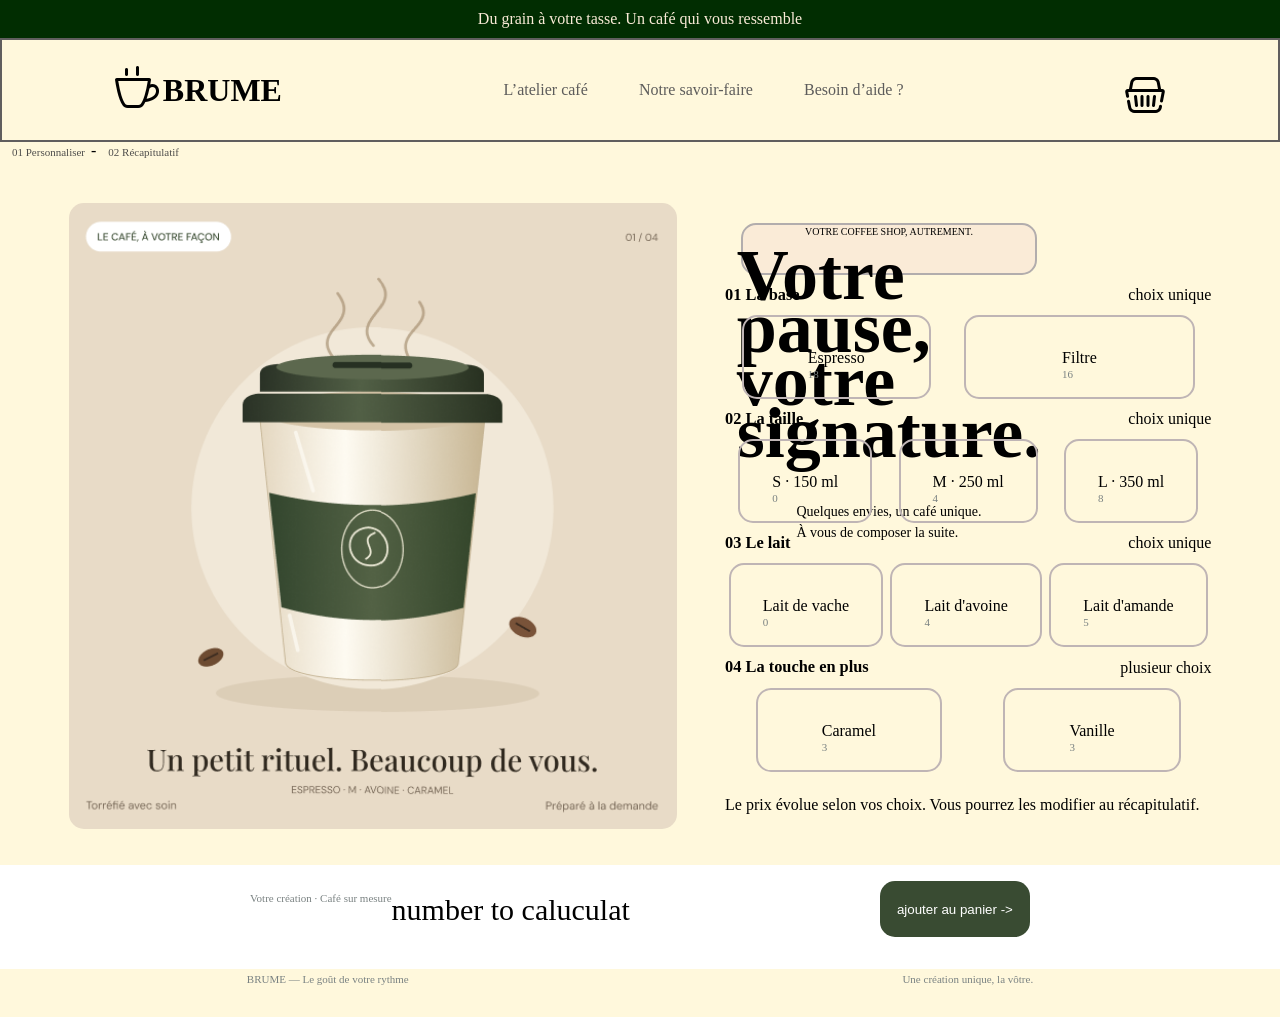
<file: index.html>
<!DOCTYPE html>
<html lang="en">

<head>
    <meta charset="UTF-8">
    <meta name="viewport" content="width=device-width, initial-scale=1.0">
    <title>Document</title>
    <link rel="stylesheet" href="style.css">
</head>

<body>
    <main>
        <div class="header">
            <p>
                Du grain à votre tasse. Un café qui vous ressemble
            </p>
        </div>
        <div class="first-section">
            <div class="logo">
                <div class="mug">
                    <img src="[data-uri]"
                        alt="coffee">
                </div>
                <div class="h1">
                    <h1>BRUME</h1>
                </div>
            </div>
            <nav class="navigation">
                <div>
                    <li><a href="#">L’atelier café</a></li>
                    <li><a href="#">Notre savoir-faire</a></li>
                    <li><a href="#">Besoin d’aide ?</a></li>
                </div>
            </nav>
            <div class="panie">
                <img src="[data-uri]"
                    alt="shopping-basket">
                <div>
                    <!-- conter -->
                </div>
            </div>
        </div>
        <section class="links">
            <div class="link">
                <div class="a">
                    <a href="#">01 Personnaliser</a>
                </div>
                <div class="a">
                    -
                </div>

                <div class="a">
                    <a href="#">02 Récapitulatif</a>
                </div>
            </div>
        </section>
        <section class="hero-section" id="hero">
            <div class="image">
                <img src="./assets/image.png" alt="coffee-image">
            </div>
            <div class="text-box">
                <div class="text">
                    <div class="paragraphe">
                        <p>
                            VOTRE COFFEE SHOP, AUTREMENT.
                        </p>
                    </div>
                    <div class="small-title">
                        <h2>
                            Votre pause,<br>
                            votre signature.
                        </h2>
                    </div>
                    <div class="p">
                        <p>
                            Quelques envies, un café unique.<br>
                            À vous de composer la suite.
                        </p>
                    </div>
                </div>
                <div class="choix-base">
                    <div class="option-title">
                        <div class="titer">
                            <h3>01 La base</h3>
                        </div>
                        <div class="discription">
                            <p>choix unique</p>
                        </div>
                    </div>
                    <div class="les-choix">
                        <div class="choises-typ">
                            <label>
                                <div class="choises" id="premier-chois">
                                    <input type="radio" name="base" value="expresso" checked>
                                    <span id="base-espresso-name">Espresso</span>
                                    <span class="small" id="base-espresso-price"> 18 dh</span>
                                </div>
                            </label>
                        </div>
                        <div class="choises-typ" id="premier-chois">
                            <label>
                                <div class="choises">
                                    <input type="radio" name="base" value="filtter">
                                    <span id="base-filtre-name">Filtre</span>
                                    <span class="small" id="base-filtre-price">16,00 DH</span>
                                </div>
                            </label>
                        </div>
                    </div>
                </div>
                <div class="choix-taille">
                    <div class="option-title">
                        <div class="titer">
                            <h3>02 La taille</h3>
                        </div>
                        <div class="discription">
                            <p>choix unique</p>
                        </div>
                    </div>
                    <div class="les-choix">
                        <div class="choises-typ">
                            <label>
                                <div class="choises" id="two-chois">
                                    <input type="radio" name="taille" value="small" checked>
                                    <span id="taille-s-name">S · 150 ml</span>
                                    <span class="small" id="taille-s-price">Inclus</span>
                                </div>
                            </label>
                        </div>
                        <div class="choises-typ">
                            <label>
                                <div class="choises" id="two-chois">
                                    <input type="radio" name="taille" value="medyom">
                                    <span id="taille-m-name">M · 250 m</span>
                                    <span class="small" id="taille-m-price">+ 4,00 DH</span>
                                </div>
                            </label>
                        </div>
                        <div class="choises-typ">
                            <label>
                                <div class="choises" id="two-chois">
                                    <input type="radio" name="taille" value="large">
                                    <span id="taille-l-name">L · 350 m</span>
                                    <span class="small" id="taille-l-price">+ 8,00 DH</span>
                                </div>
                            </label>
                        </div>
                    </div>
                </div>
                <div class="choix-milk">
                    <div class="option-title">
                        <div class="titer">
                            <h3>03 Le lait</h3>
                        </div>
                        <div class="discription">
                            <p>choix unique</p>
                        </div>
                    </div>
                    <div class="les-choix">
                        <div class="choises-typ">
                            <label>
                                <div class="choises" id="third-chois">
                                    <input type="radio" name="milk" value="Vache" checked>
                                    <span id="lait-vache-name">Vache</span>
                                    <span class="small" id="lait-vache-price">Inclus</span>
                                </div>
                            </label>
                        </div>
                        <div class="choises-typ">
                            <label>
                                <div class="choises" id="third-chois">
                                    <input type="radio" name="milk" value="Avoine">
                                    <span id="lait-avoine-name">Avoine</span>
                                    <span class="small" id="lait-avoine-price">+ 4,00 DH</span>
                                </div>
                            </label>
                        </div>
                        <div class="choises-typ">
                            <label>
                                <div class="choises" id="third-chois">
                                    <input type="radio" name="milk" value="Amande">
                                    <span id="lait-amande-name">Amande</span>
                                    <span class="small" id="lait-amande-price">+ 5,00 DH</span>
                                </div>
                            </label>
                        </div>
                    </div>
                </div>
                <div class="choix-plus">
                    <div class="option-title">
                        <div class="titer">
                            <h3>04 La touche en plus</h3>
                        </div>
                        <div class="discription">
                            <p> plusieur choix </p>
                        </div>
                    </div>
                    <div class="les-choix">
                        <div class="choises-typ">
                            <label>
                                <div class="choises" id="deux-chois">
                                    <input type="radio" name="plus" value="Caramel">
                                    <span id="supplements-caramel-name"> Caramel</span>
                                    <span class="small" id="supplements-caramel-price">+ 3,00 DH</span>
                                </div>
                            </label>
                        </div>
                        <div class="choises-typ">
                            <label>
                                <div class="choises" id="deux-chois">
                                    <input type="radio" name="plus" value="Vanille">
                                    <span id="supplements-vanille-name">Vanille</span>
                                    <span class="small" id="supplements-vanille-price">+ 3,00 DH</span>
                                </div>
                            </label>
                        </div>
                    </div>
                </div>
                <div class="information">
                    <p>Le prix évolue selon vos choix. Vous pourrez les modifier au récapitulatif.</p>
                </div>
            </div>
        </section>
        <section class="barre-d-action" id="barr">
            <div class="price-box">
                <div>
                    <small class="small">Votre création · Café sur mesure</small>
                </div>
                <div class="price">
                    <p id="total-calcule">number to caluculat</p>
                </div>
            </div>
            <div class="button">
                <button id="ajouter au panier">ajouter au panier -> </button>
            </div>
        </section>
        <section class="Bill-section hidden" id="ticket-id">
            <div>
                <div class="paragraphe">
                    <p>VOTRE CRÉATION EST PRÊTE</p>
                </div>
                <div class="small-title">
                    <h2>Votre moment café,<br>
                        exactement comme vous l’aimez.</h2>
                </div>
            </div>
            <div class="the-bille">
                <article class="image">
                    <img src="./assets/image.png" alt="coffee-image">
                    <div class="nome-et-modification">
                        <div class="selection">
                            <div>
                                <h3 class="h3">Votre café signature</h3>
                            </div>
                            <div>
                                <span class="small" id="commend">Espresso · M · Avoine · Caramel</span>
                            </div>
                        </div>
                        <div class="modification">
                            <a href="#">modifier</a>
                        </div>
                    </div>
                </article>
                <div class="tout-la-ticket">
                    <div>
                        <div class="boutton">
                            <button>✓ Sélection ajoutée</button>
                        </div>
                        <div class="bille-title">
                            <h3 class="h3">Votre récapitulatif</h3>
                        </div>
                    </div>
                    <div class="table">
                        <small class="small">
                            Une création personnalisée · Quantité : 1
                        </small>
                        <table>
                            <tbody>
                                <tr>
                                    <td class="small1" id="basse-name">Base · Espresso</td>
                                    <td class="small2" id="basse-price">18,00 DH</td>
                                </tr>
                                <tr>
                                    <td class="small1" id="taiille-name">Taille · M / 250 ml</td>
                                    <td class="small2" id="taiille-price">4,00 DH</td>
                                </tr>
                                <tr>
                                    <td class="small1" id="laiit-name">Lait · Avoine</td>
                                    <td class="small2" id="laiit-price">4,00 DH</td>
                                </tr>
                                <tr>
                                    <td class="small1" id="suppplements-name">Supplément · Caramel</td>
                                    <td class="small2" id="suppplements-price">3,00 DH</td>
                                </tr>
                            </tbody>
                        </table>
                        <div class="total">
                            <div class="price-box">
                            <span class="price" >total</span>
                            <span class="price" id="tiket-price">29,00 DH</span>
                            </div>
                            <div>
                            <small>Prix de cette sélection · aucun paiement effectué.</small>
                            </div>
                            <div>
                            <button>Créer un autre café →</button>
                            </div>
                            <div class="text-selectionement">
                                <small>✓ Votre sélection reste modifiable à tout moment.</small>
                            </div>
                        </div>
                    </div>
                </div>
            </div>
        </section>
        <footer class="footer">
            <div>
                <small class="small">
                    BRUME — Le goût de votre rythme
                </small>
            </div>
            <div>
                <small class="small">
                    Une création unique, la vôtre.
                </small>
            </div>
        </footer>
    </main>
</body>
<script src="./denamique.js"></script>

</html>
</file>
<file: style.css>
* {
    margin: 0%;
    padding: 0cap
}

@import url('https://fonts.googleapis.com/css2?family=Playfair+Display:wght@700;900&display=swap');
@media screen and (min-width:300px) {
    .header {
        display: none;
    }

    .navigation>div {
        display: none;
    }
    .wrong{
        outline: 3px solid red ;
    }

    .first-section {
        display: flex;
        flex-direction: row;
        justify-content: space-around;
        align-items: center;
        border: 3px solid rgb(123, 120, 120);
        height: 100px;
    }

    .logo {
        display: flex;
        flex-direction: row;
        /* border: 1px solid red; */
        /* width: 50%; */
        align-items: center;
    }

    .panie-section {
        display: flex;
        flex-direction: column;
        align-items: center;
        justify-content: center;
        background-color: #E8DBC7;
        /* height: 100vh; */
        gap: 20px;
    }

    .panier {
        background-color: #E8DBC7;
        border: 3px solid rgb(81, 81, 83);
        border-radius: 15px;
        margin: 1rem;
        width: 400px;
        display: flex;
        flex-direction: column;
        justify-content: space-around;
        align-items: center;
        gap: 10px;

    }

    .panie-button {
        /* background-color: brown; */
        width: 300px;
        height: 16vh;
        border-radius: 15px;

    }

    .panie-button>button {
        width: 90%;
        height: 80%;
        margin: 10px;
        color: #FFFFFF;
        border-radius: 15px;
        background-color: #394B32;
        border-color: #2c3a27;
    }

    .panie-box {
        background-color: #FFFFFF;
        width: 400px;
        height: 15vh;
        border-radius: 15px;
        display: flex;
        align-items: center;
        border-color: #DFD5C8;
    }

    .text {
        display: flex;
        width: 60%;
        justify-content: space-evenly;
        align-items: center;
        border: 2px solid rgb(178, 173, 173);
        background-color: antiquewhite;
        height: 3rem;
        margin-left: 1rem;
        border-radius: 15px;
        /* align-items: center; */
    }

    .text>span {
        margin-top: 10px;
        display: flex;
        justify-content: center;
        align-items: center;
    }

    .produit-image {
        border: 1px solid red;
        width: 50px;
        /* margin: 5px; */
        border-radius: 15px;
    }

    .produit-image>img {
        width: 100%;
        height: 100%;
        border-radius: 15px;
    }

    .hide {
        display: none !important;
    }

    .button-plus {
        width: 1.5rem;
        height: 1.5rem;
        margin-left: 6px;
        border-radius: 30px;
    }

    .button-moin {
        width: 1.5rem;
        height: 1.5rem;
        border-radius: 30px;
    }

    .conter {
        width: 1.5rem;
        height: 1.5rem;
        background-color: cornsilk;
        margin-left: 6px;
        margin-right: 6px;
        border-radius: 30px;
        border: 2px solid green
    }

    .conter>span {
        /* border: 1px solid red; */
        margin: 6px;
    }

    .cafe {
        font-size: 13px;
        color: #2c3a27;
        border: 2px solid #FFFFFF;
        margin-bottom: 8px;

    }

    .total-box {
        display: flex;
        background-color: #fff;
        height: 3rem;
        align-items: center;
        justify-content: space-evenly;
        width: 80%;
    }

    .total {
        font-family: Arial, Helvetica, sans-serif;
        font-weight: 500;
        font-style: Medium;
        font-size: 30px;
        line-height: 145%;
        letter-spacing: 0%;
    }


    /* **********************section de paiement************************* */
    .information-paiement {
        display: flex;
        flex-direction: column;

        margin: 8px;
        gap: 1rem;
        width: 400px;
        border: 1px solid #394B32;
    }

    .title {
        display: flex;
        flex-direction: row;
        justify-content: space-evenly;
        align-items: center;
    }

    .nomination {
        display: flex;
        margin-top: 10px;
        justify-content: space-around;
        align-items: center;
        /* border-bottom: 1px solid rgb(53, 53, 157); */
        margin-left: 5px;
    }

    .prenom>input {
        width: 150px;
        margin: 5px;
    }

    .nome>input {
        width: 150px;
        margin: 5px;
    }

    .email {
        display: flex;
        flex-direction: column;
        margin-left: 5px;
    }

    .email>input {
        width: 200px;
        margin: 5px;
    }

    .adrres {
        display: flex;
        flex-direction: column;
        margin-left: 5px;
    }

    .adrres>input {
        width: 200px;
        margin: 5px;
    }

    .code-ville {
        display: flex;
        flex-direction: row;
        justify-content: space-around;
        align-items: center;
        margin-left: 5px;
    }

    .code-postal>input {
        width: 150px;
        margin: 5px;
    }

    .ville>input {
        width: 150px;
        margin: 5px;
    }

    .small-title {
        margin: 10px;
    }

    .cart-number {
        display: flex;
        flex-direction: column;
        margin-left: 5px;

    }

    .cart-number>input {
        width: 250px;
        margin: 5px;
    }

    .date-code {
        display: flex;
        justify-content: space-around;
        margin-left: 5px;
        align-items: center;
    }

    .date-expiration>input {
        width: 150px;
        margin: 5px;
    }

    .cart-code>input {
        width: 150px;
        margin: 5px;
    }

    .button-submit {
        /* border: 1px solid red; */
        margin: 2rem;
        height: 10vh;
    }

    .button-submit>button {
        width: 100%;
        height: 100%;
        background-color: rgb(37, 113, 205);
        border: 0;
        border-radius: 15px;
        color: #E8DBC7;
        font-size: x-large;

    }

    /* $$$$$$$$$$$$$$$$$ search section  $$$$$$$$$$$$$$ */
    .search-box {
        display: flex;
        flex-direction: column;
        gap: 5px;
        margin-top: 1rem;
        padding-left: 5px;
    }

    .search-box>input {
        font-size: large;
        margin: 0 1rem;
    }

    .label-search {
        font-size: x-large;
    }

    .product-cart {
        display: flex;
        flex-direction: column;
        gap: 0.25rem;
        margin: 10px 15px;
        justify-content: center;
        border: 3px solid black;
    }

    .cart {
        border: 3px solid rgb(2, 2, 2);
        padding: .5rem;
        font-size: x-large;
        display: flex;
        justify-content: space-evenly;
        align-items: center;
        margin: 1rem;
        border-radius: 15px;
    }

    .recherche-section {
        display: flex;
        flex-direction: column;
        align-items: center;
    }

    .button {
        width: 3rem;
        height: 1.5rem;
    }

    .sortir {
        width: 200px;
        height: 3rem;
        border: 3px solid red;
        /* margin-left: 20%; */

    }




.hidden {
    display: none !important;
}


@media screen and (min-width:375px) {
    .header {
        display: none;
    }

    .navigation>div {
        display: none;
    }

    .first-section {
        display: flex;
        flex-direction: row;
        justify-content: space-around;
        align-items: center;
        border: 3px solid rgb(123, 120, 120);
        height: 100px;
    }

    .logo {
        display: flex;
        flex-direction: row;
        /* border: 1px solid red; */
        /* width: 50%; */
        align-items: center;
    }

    .hero-section {
        display: flex;
        flex-direction: column;
        gap: 12px;
        align-items: center;
        background-color: cornsilk;
        padding-bottom: 2rem;
    }

    .image>img {
        margin-top: 10px;
        width: 300px;
        border-radius: 15px;
    }

    .link {
        display: flex;
        flex-direction: row;

    }

    .links {
        background-color: cornsilk;
    }

    .text-box {
        width: 370px;
    }

    .a>a {
        text-decoration: none;
        color: rgb(79, 78, 76);
        padding-left: 6px;
        font-weight: 500;
        font-style: Medium;
        font-size: 11px;
        line-height: 145%;
        letter-spacing: 0%;

    }

    .a {
        padding-left: 6px;
    }

    .text {
        display: flex;
        flex-direction: column;
        margin-top: 10px;
    }

    .paragraphe {
        font-weight: 500;
        font-style: Medium;
        font-size: 10px;
        line-height: 145%;
        letter-spacing: 0%;
    }

    .small-title {
        margin-top: 10px;
        font-weight: 300;
        /* font-style:; */
        font-size: 20px;
        line-height: 150.1%;
        letter-spacing: 0%;
    }

    .p {
        margin-top: 2rem;
        font-weight: 400;
        font-size: 14px;
        line-height: 145%;
        letter-spacing: 0%;
    }

    .option-title {
        display: flex;
        flex-direction: row;
        justify-content: space-between;
        align-items: center;
    }

    .titer {
        font-family: Cambria, Cochin, Georgia, Times, 'Times New Roman', serif;
        font-weight: 700;
        font-style: Bold;
        font-size: 14px;
        line-height: 145%;
        letter-spacing: 0%;
        margin: 10px 0;
    }

    .les-choix {
        display: flex;
        flex-direction: row;
        justify-content: space-around;
        height: fit-content;
    }

    .choises-typ {
        border: 2px solid rgb(191, 181, 181);
        border-radius: 15px;
    }

    .choises {
        height: 1rem;
        padding: 1.5rem;
        display: flex;
        flex-direction: column;

    }

    /* #deux-chois{
    padding-left: 4rem;
    padding-right: 4rem; */

    input[type="radio"] {
        appearance: none;
    }

    .information {
        margin-top: 1.5rem;

    }

    .barre-d-action {
        display: flex;
        flex-direction: row;
        justify-content: space-evenly;
        align-items: center;
        margin-top: 1rem;
        margin-bottom: 2rem;
    }

    .price-box {
        display: flex;
        flex-direction: column;
        /* border: 1px solid red; */

    }

    .price {
        font-weight: 500;
        font-style: Medium;
        font-size: 30px;
        line-height: 145%;
        letter-spacing: 0%;
    }

    .small {
        color: rgb(122, 130, 130);
        font-weight: 400;
        font-size: 11px;
        line-height: 145%;
        letter-spacing: 0%;
    }

    .button {
        /* border: 1px solid red; */
        width: 150px;
        height: 56px;
    }

    .button>button {
        width: 100%;
        height: 100%;
        background-color: #394B32;
        border: 0;
        color: #fff;
        border-radius: 15px;
    }

    .footer {
        display: flex;
        justify-content: space-around;
        height: 3rem;
        background-color: cornsilk;
    }

    .Bill-section {
        background-color: cornsilk;
        display: flex;
        flex-direction: column;

        padding: 1rem;
    }

    .nome-et-modification {
        display: flex;
        flex-direction: row;
        justify-content: space-between;
        margin-top: 1rem;
        align-items: center;
    }

    .h3 {
        font-family: Cambria, Cochin, Georgia, Times, 'Times New Roman', serif;
        font-weight: 500;
        font-style: Medium;
        font-size: 25px;
        line-height: 145%;
        letter-spacing: 0%;
    }

    .modification>a {
        /* text-decoration: none; */
        color: #394B32;
    }

    table {

        width: 300px;
        height: 40vh;
        /* border: 6px solid red; */
    }


    .tout-la-ticket {
        background-color: #fff;
        border-radius: 15px;
        height: 80vh;
        width: 350px;

    }

    .boutton {
        margin-left: 2rem;
        margin-top: 2rem;

    }

    .boutto>button {
        color: #394B32;
        background-color: #E9EEDC;
        padding-left: 0;
    }

    .table {
        width: 200px;
        height: 100vh;
    }

    .small1 {
        color: rgb(122, 130, 130);
        font-weight: 400;
        font-size: 11px;
        line-height: 145%;
        letter-spacing: 0%;
        text-align: left;

    }

    .small2 {
        color: rgb(122, 130, 130);
        font-weight: 400;
        font-size: 11px;
        line-height: 145%;
        letter-spacing: 0%;
        text-align: right;

    }

}

@media screen and (min-width:768px) {
    .header {
        display: flex;
        flex-direction: row;
        justify-content: center;
        background-color: rgb(1, 45, 1);
        color: antiquewhite;
        padding: 10px;
    }

    .first-section {
        border: 2px solid rgb(96, 94, 94);

    }

    .logo {
        display: flex;
        flex-direction: row;
        justify-content: flex-start;
        align-items: center;
        /* margin-left: 2rem; */
    }

    .first-section {
        display: flex;
        flex-direction: row;
        justify-content: space-around;
        background-color: cornsilk;
        display: flex;
        flex-direction: row;
        justify-content: space-around;

    }

    .navigation>div>li>a {
        text-decoration: none;
        color: rgb(93, 92, 91);
    }

    .navigation>div {
        display: flex;
        flex-direction: row;
        justify-content: space-between;
        width: 400px;
        align-items: center;
        /* border:1px solid red; */
        height: 100px;
        list-style: none;
    }

    .h1 {
        font-family: 'Playfair Display', serif;
        font-weight: 900;
        margin: 4px;
    }

    .panie {
        /* border: 3px solid red; */
        padding-top: 13px;
    }

    .hero-section {
        background-color: cornsilk;
        padding: 2rem;
        /* border: 1px solid red; */
        display: flex;
        flex-direction: row;
        justify-content: space-evenly;
    }

    .image {
        /* border: 1px solid red; */
        width: 50%;
    }

    .image>img {
        height: auto;
        border-radius: 15px;
        width: 100%;

        /* border:1px solid red */
    }

    .text-box {
        width: 40%;
    }

    .link {
        display: flex;
        flex-direction: row;

    }

    .a>a {
        text-decoration: none;
        color: rgb(79, 78, 76);
        padding-left: 6px;
        font-weight: 500;
        font-style: Medium;
        font-size: 11px;
        line-height: 145%;
        letter-spacing: 0%;

    }

    .a {
        padding-left: 6px;
    }

    .text {
        display: flex;
        flex-direction: column;
        margin-top: 10px;
    }

    .paragraphe {
        font-weight: 500;
        font-style: Medium;
        font-size: 10px;
        line-height: 145%;
        letter-spacing: 0%;
    }

    .small-title {
        margin-top: 10px;
        font-weight: 500;
        /* font-style:; */
        font-size: 48px;
        line-height: 110.1%;
        letter-spacing: 0%;
    }

    .p {
        margin-top: 2rem;
        font-weight: 400;
        font-size: 14px;
        line-height: 145%;
        letter-spacing: 0%;
    }

    .option-title {
        display: flex;
        flex-direction: row;
        justify-content: space-between;
        align-items: center;
    }

    .titer {
        font-family: Cambria, Cochin, Georgia, Times, 'Times New Roman', serif;
        font-weight: 700;
        font-style: Bold;
        font-size: 14px;
        line-height: 145%;
        letter-spacing: 0%;
        margin: 10px 0;
    }

    .les-choix {
        display: flex;
        flex-direction: row;
        justify-content: space-around;
        height: fit-content;
    }

    .choises-typ {
        border: 2px solid rgb(191, 181, 181);
        border-radius: 15px;
    }

    .choises {
        height: 1rem;
        padding: 2rem;
    }

    #premier-chois {
        padding-left: 4rem;
        padding-right: 4rem;

    }

    .selected {
        background-color: #e8eddd;
        border: 2px solid #40563b;
        border-radius: 15px;
    }

    #deux-chois {
        padding-left: 4rem;
        padding-right: 4rem;
    }

    input[type="radio"] {
        appearance: none;
    }

    .information {
        margin-top: 1.5rem;

    }

    .Bill-section {
        display: flex;
        flex-direction: column;
    }

    .the-bille {
        display: flex;
        flex-direction: row;
        justify-content: space-around;
        /* border: 1px solid red; */

    }

    .tout-la-ticket {
        width: 40%;
        height: 100vh;
        padding: 2rem;

    }

    .total {
        display: flex;
        flex-direction: column;
        /* border: 1px solid red; */
        /* align-items: center; */
        width: 600px;

    }

    .price-box {
        display: flex;
        flex-direction: row;
        justify-content: space-between;
    }

    table {

        width: 600px;
        height: 60vh;
        /* border: 6px solid red; */
        padding-left: 1rem;
    }
    .small1 {
        font-weight: 400;
        font-size: 24px;
        line-height: 145%;
        letter-spacing: 0%;
    }
    .small2 {
        font-weight: 400;
        font-size: 24px;
        line-height: 145%;
        letter-spacing: 0%;
        padding-right: 15px;
    }

}
</file>
